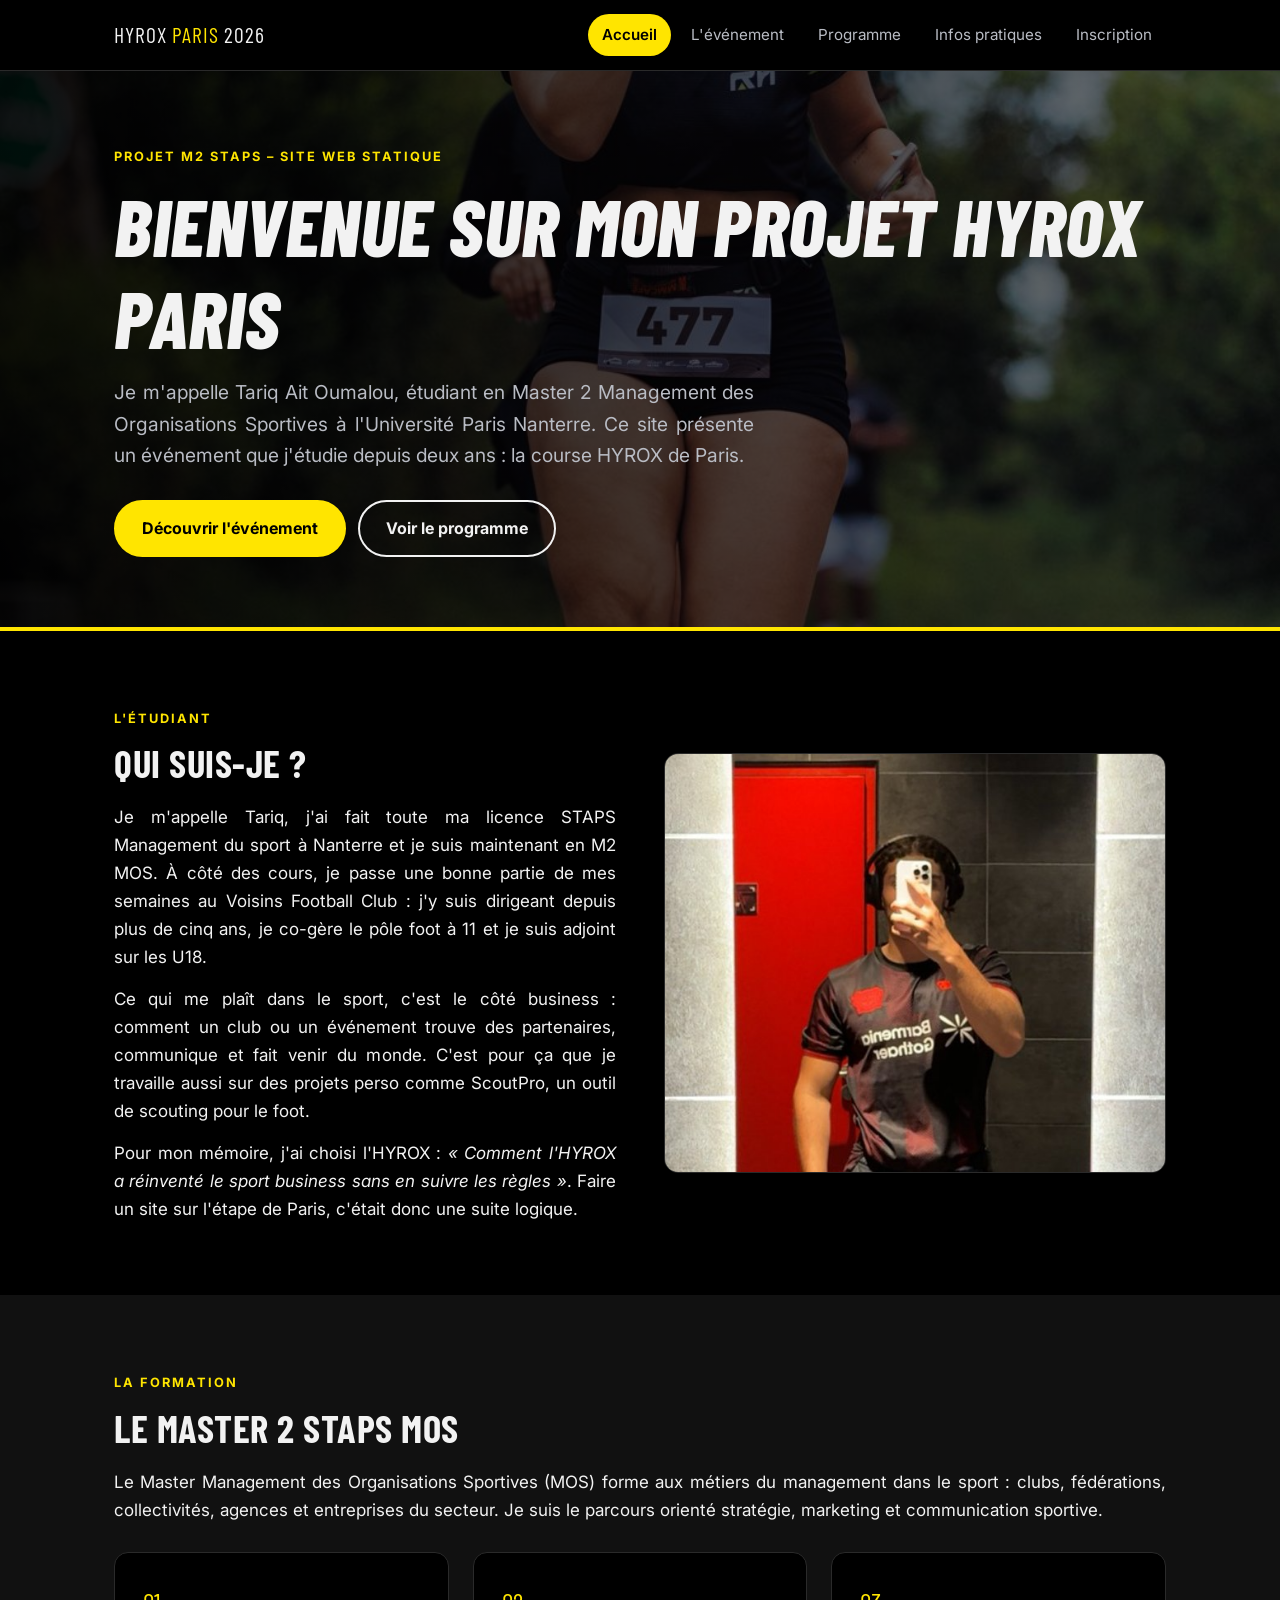
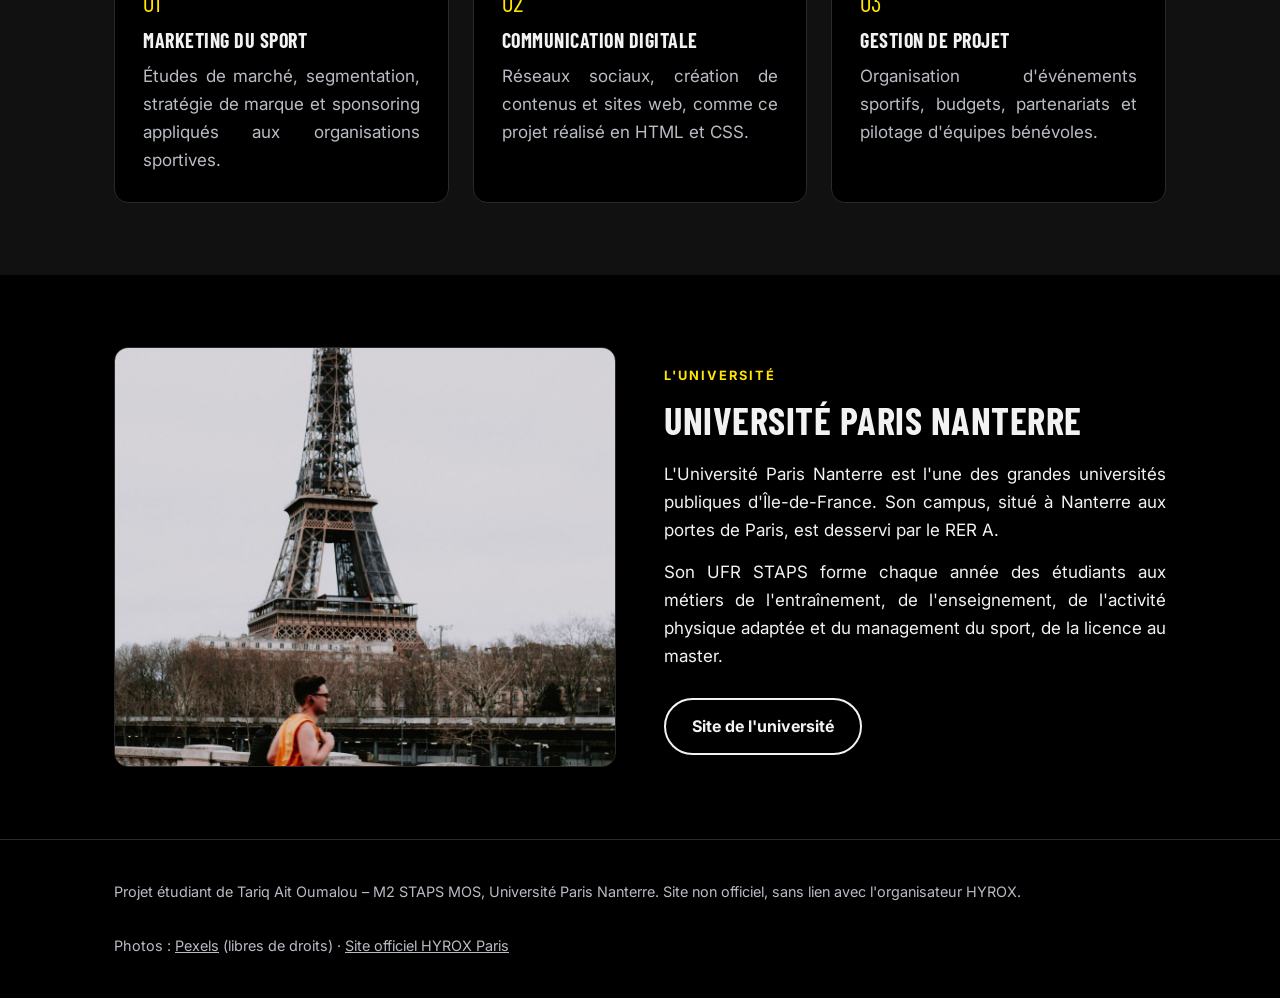
<file: index.html>
<!DOCTYPE html>
<html lang="fr">
<head>
  <meta charset="UTF-8">
  <meta name="viewport" content="width=device-width, initial-scale=1">
  <title>Accueil | HYROX Paris 2026 – Projet Tariq Ait Oumalou</title>
  <meta name="description" content="Projet étudiant de Tariq Ait Oumalou, M2 STAPS MOS à l'Université Paris Nanterre : présentation de l'étudiant, de la formation et de l'université.">
  <link rel="preconnect" href="https://fonts.googleapis.com">
  <link rel="preconnect" href="https://fonts.gstatic.com" crossorigin>
  <link href="https://fonts.googleapis.com/css2?family=Inter:wght@400;600;700&family=Barlow+Condensed:ital,wght@0,700;0,800;1,800&display=swap" rel="stylesheet">
  <link rel="stylesheet" href="style.css">
</head>
<body>
  <header class="entete">
    <div class="conteneur">
      <a class="logo" href="index.html">HYROX <span>Paris</span> 2026</a>
      <nav aria-label="Menu principal">
        <ul class="menu">
        <li><a href="index.html" class="actif" aria-current="page">Accueil</a></li>
        <li><a href="evenement.html">L'événement</a></li>
        <li><a href="programme.html">Programme</a></li>
        <li><a href="infos.html">Infos pratiques</a></li>
        <li><a href="inscription.html">Inscription</a></li>
        </ul>
      </nav>
    </div>
  </header>

  <main>
    <section class="bandeau bandeau-accueil">
      <div class="conteneur">
        <span class="etiquette">Projet M2 STAPS – Site web statique</span>
        <h1>Bienvenue sur mon projet HYROX Paris</h1>
        <p class="sous-titre">Je m'appelle Tariq Ait Oumalou, étudiant en Master 2 Management des Organisations Sportives à l'Université Paris Nanterre. Ce site présente un événement que j'étudie depuis deux ans : la course HYROX de Paris.</p>
        <div class="boutons">
          <a class="bouton" href="evenement.html">Découvrir l'événement</a>
          <a class="bouton bouton-contour" href="programme.html">Voir le programme</a>
        </div>
      </div>
    </section>

    <section class="section">
      <div class="conteneur deux-colonnes">
        <div>
          <span class="etiquette">L'étudiant</span>
          <h2>Qui suis-je ?</h2>
          <p>Je m'appelle Tariq, j'ai fait toute ma licence STAPS Management du sport à Nanterre et je suis maintenant en M2 MOS. À côté des cours, je passe une bonne partie de mes semaines au Voisins Football Club : j'y suis dirigeant depuis plus de cinq ans, je co-gère le pôle foot à 11 et je suis adjoint sur les U18.</p>
          <p>Ce qui me plaît dans le sport, c'est le côté business : comment un club ou un événement trouve des partenaires, communique et fait venir du monde. C'est pour ça que je travaille aussi sur des projets perso comme ScoutPro, un outil de scouting pour le foot.</p>
          <p>Pour mon mémoire, j'ai choisi l'HYROX : <em>« Comment l'HYROX a réinventé le sport business sans en suivre les règles »</em>. Faire un site sur l'étape de Paris, c'était donc une suite logique.</p>
        </div>
        <img class="photo" src="images/moi.jpg" alt="Photo de Tariq Ait Oumalou">
      </div>
    </section>

    <section class="section section-claire">
      <div class="conteneur">
        <span class="etiquette">La formation</span>
        <h2>Le Master 2 STAPS MOS</h2>
        <p>Le Master Management des Organisations Sportives (MOS) forme aux métiers du management dans le sport : clubs, fédérations, collectivités, agences et entreprises du secteur. Je suis le parcours orienté stratégie, marketing et communication sportive.</p>
        <div class="grille">
          <div class="carte">
            <span class="numero">01</span>
            <h3>Marketing du sport</h3>
            <p>Études de marché, segmentation, stratégie de marque et sponsoring appliqués aux organisations sportives.</p>
          </div>
          <div class="carte">
            <span class="numero">02</span>
            <h3>Communication digitale</h3>
            <p>Réseaux sociaux, création de contenus et sites web, comme ce projet réalisé en HTML et CSS.</p>
          </div>
          <div class="carte">
            <span class="numero">03</span>
            <h3>Gestion de projet</h3>
            <p>Organisation d'événements sportifs, budgets, partenariats et pilotage d'équipes bénévoles.</p>
          </div>
        </div>
      </div>
    </section>

    <section class="section">
      <div class="conteneur deux-colonnes">
        <img class="photo" src="images/paris.jpg" alt="Vue sur la tour Eiffel à Paris">
        <div>
          <span class="etiquette">L'université</span>
          <h2>Université Paris Nanterre</h2>
          <p>L'Université Paris Nanterre est l'une des grandes universités publiques d'Île-de-France. Son campus, situé à Nanterre aux portes de Paris, est desservi par le RER A.</p>
          <p>Son UFR STAPS forme chaque année des étudiants aux métiers de l'entraînement, de l'enseignement, de l'activité physique adaptée et du management du sport, de la licence au master.</p>
          <div class="boutons">
            <a class="bouton bouton-contour" href="https://www.parisnanterre.fr" target="_blank" rel="noopener">Site de l'université</a>
          </div>
        </div>
      </div>
    </section>

  </main>

  <footer class="pied">
    <div class="conteneur">
      <p>Projet étudiant de Tariq Ait Oumalou – M2 STAPS MOS, Université Paris Nanterre. Site non officiel, sans lien avec l'organisateur HYROX.</p>
      <p>Photos : <a href="https://www.pexels.com/fr-fr/" target="_blank" rel="noopener">Pexels</a> (libres de droits) · <a href="https://france.hyrox.com/event/hyrox-paris-season-26-27-hfkuj6" target="_blank" rel="noopener">Site officiel HYROX Paris</a></p>
    </div>
  </footer>
</body>
</html>
</file>
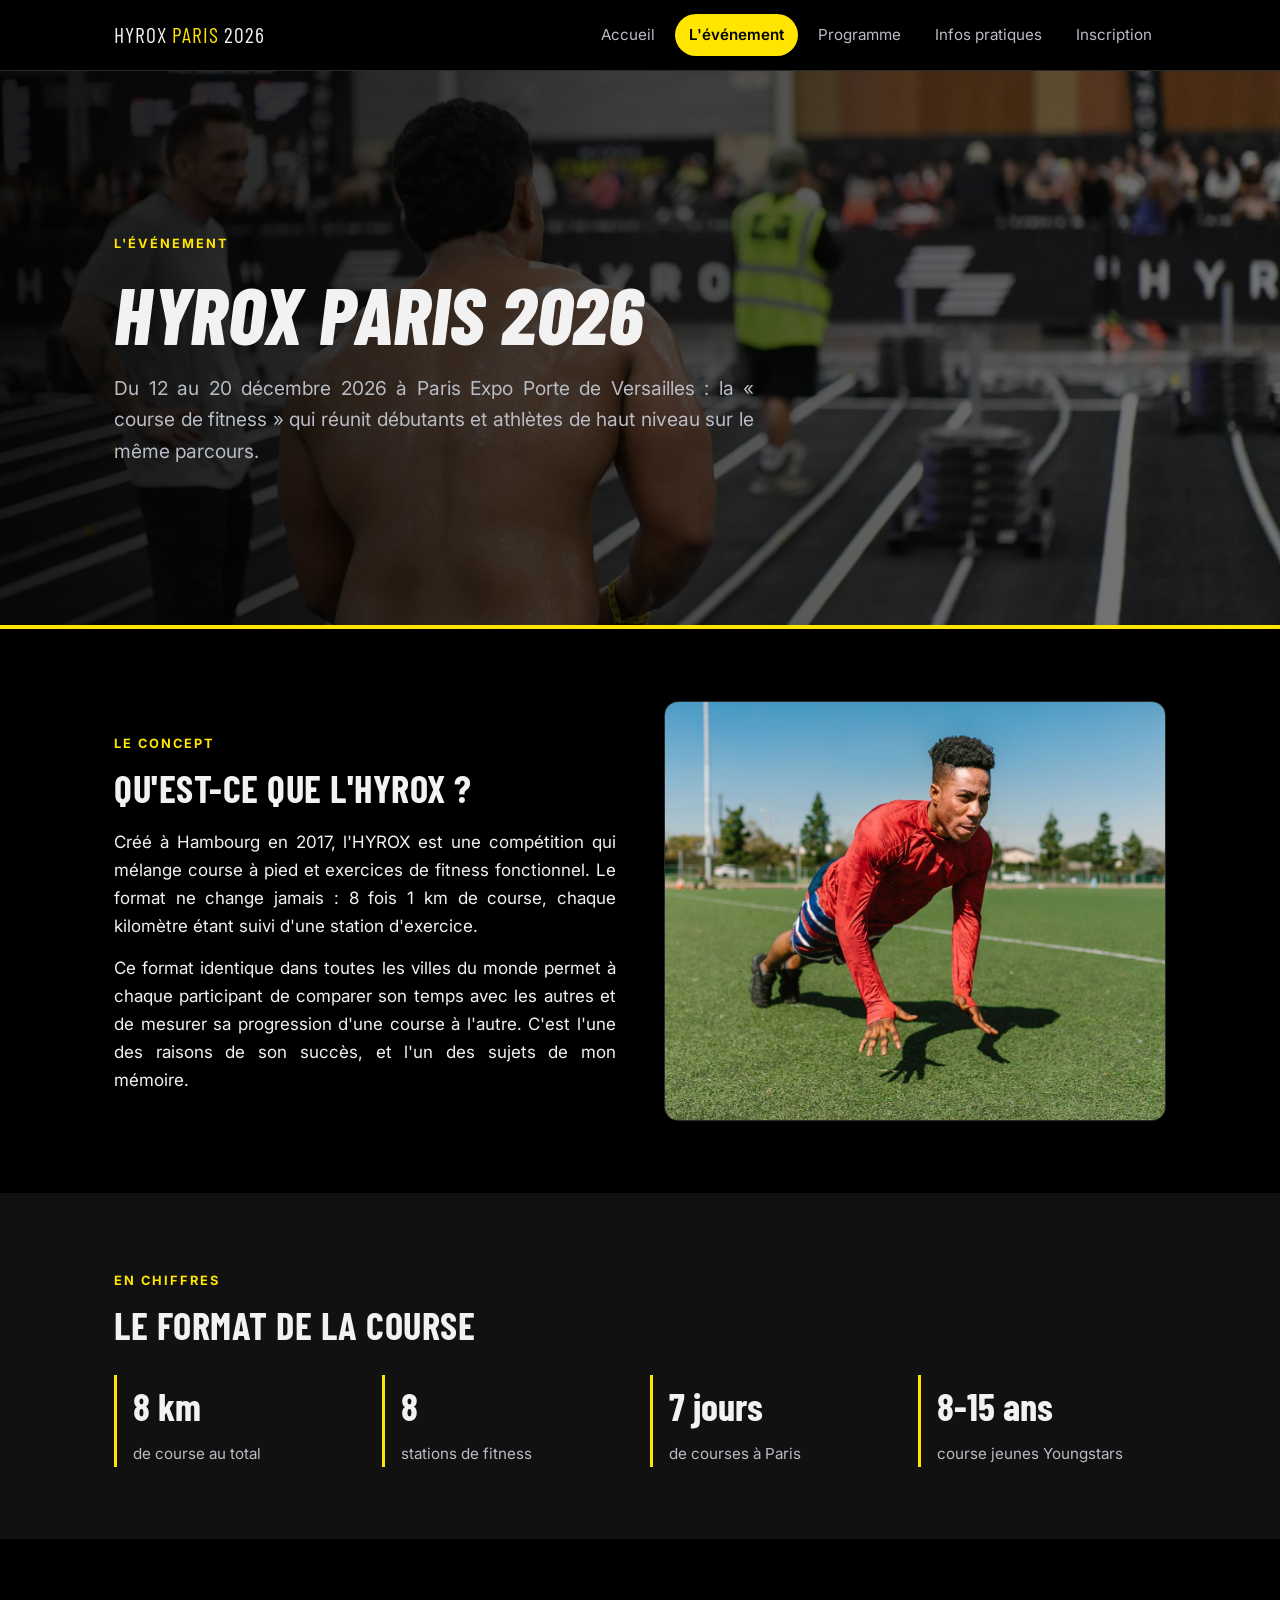
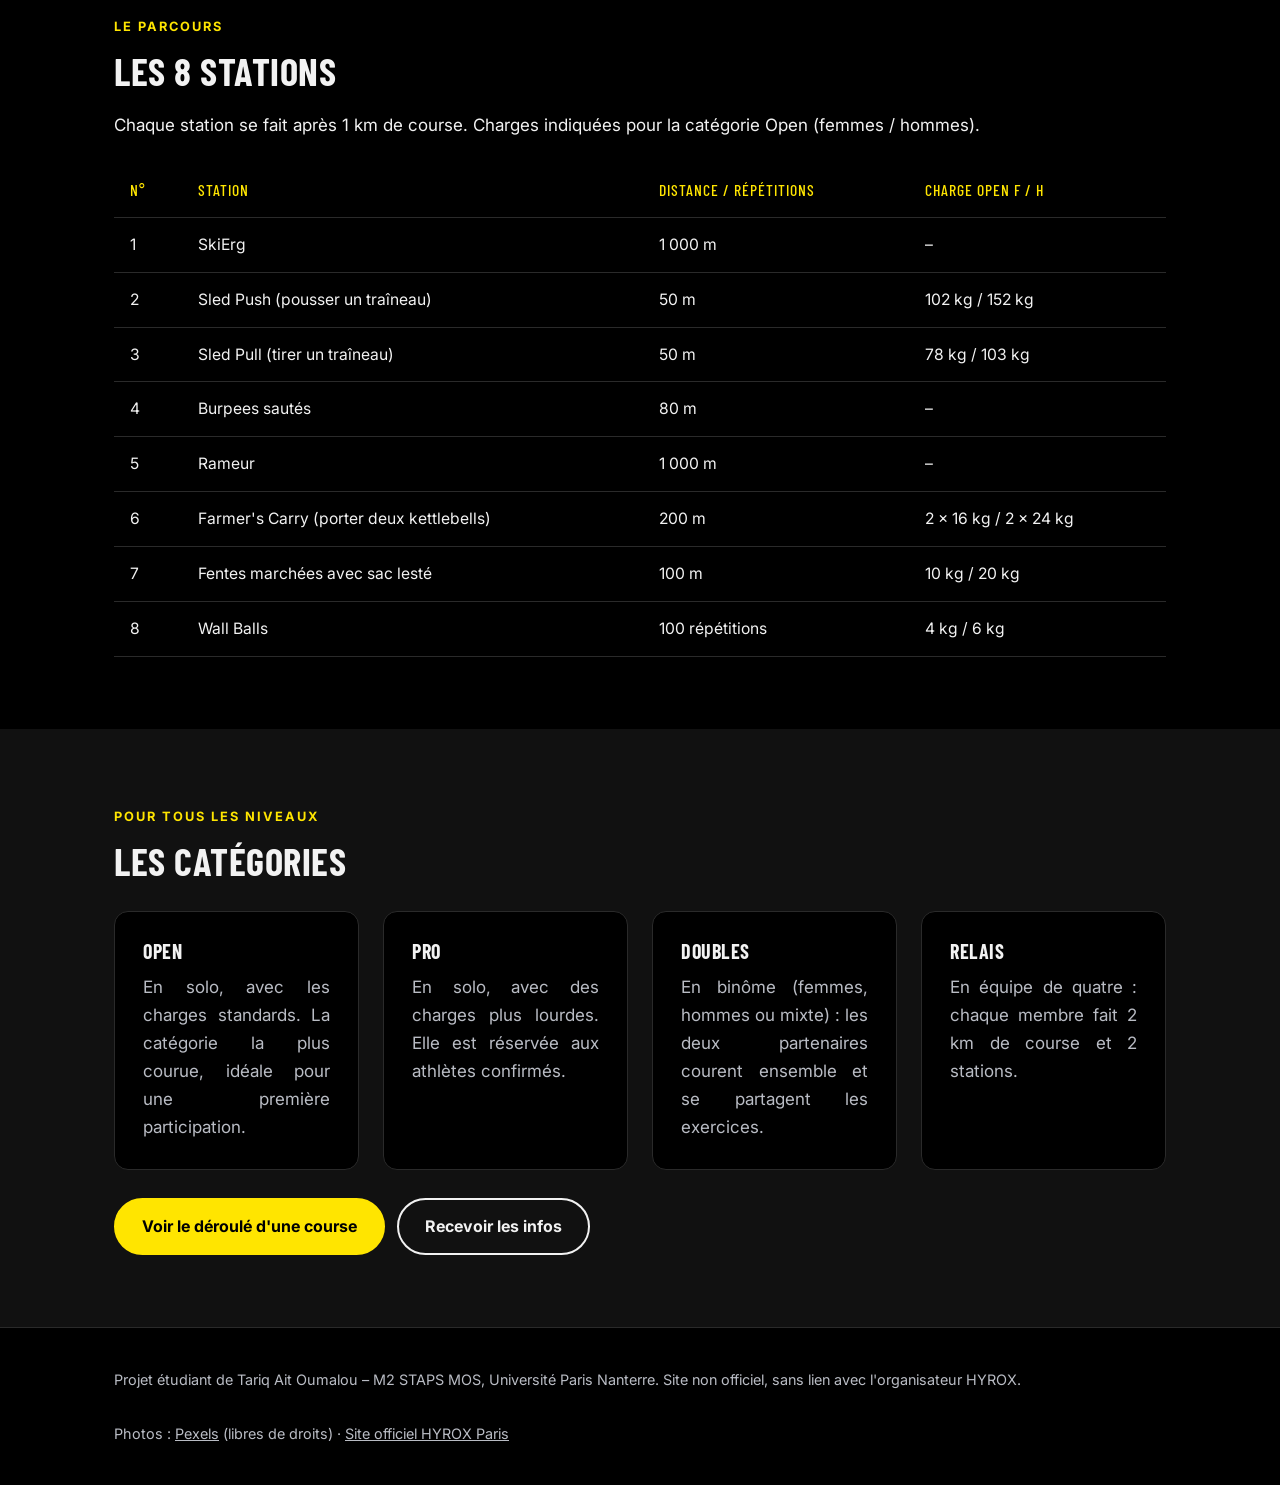
<file: evenement.html>
<!DOCTYPE html>
<html lang="fr">
<head>
  <meta charset="UTF-8">
  <meta name="viewport" content="width=device-width, initial-scale=1">
  <title>L'événement | HYROX Paris 2026 – Projet Tariq Ait Oumalou</title>
  <meta name="description" content="Présentation de l'HYROX Paris 2026 : concept, format de 8 km de course et 8 stations, catégories.">
  <link rel="preconnect" href="https://fonts.googleapis.com">
  <link rel="preconnect" href="https://fonts.gstatic.com" crossorigin>
  <link href="https://fonts.googleapis.com/css2?family=Inter:wght@400;600;700&family=Barlow+Condensed:ital,wght@0,700;0,800;1,800&display=swap" rel="stylesheet">
  <link rel="stylesheet" href="style.css">
</head>
<body>
  <header class="entete">
    <div class="conteneur">
      <a class="logo" href="index.html">HYROX <span>Paris</span> 2026</a>
      <nav aria-label="Menu principal">
        <ul class="menu">
        <li><a href="index.html">Accueil</a></li>
        <li><a href="evenement.html" class="actif" aria-current="page">L'événement</a></li>
        <li><a href="programme.html">Programme</a></li>
        <li><a href="infos.html">Infos pratiques</a></li>
        <li><a href="inscription.html">Inscription</a></li>
        </ul>
      </nav>
    </div>
  </header>

  <main>
    <section class="bandeau bandeau-evenement">
      <div class="conteneur">
        <span class="etiquette">L'événement</span>
        <h1>HYROX Paris 2026</h1>
        <p class="sous-titre">Du 12 au 20 décembre 2026 à Paris Expo Porte de Versailles : la « course de fitness » qui réunit débutants et athlètes de haut niveau sur le même parcours.</p>
      </div>
    </section>

    <section class="section">
      <div class="conteneur deux-colonnes">
        <div>
          <span class="etiquette">Le concept</span>
          <h2>Qu'est-ce que l'HYROX ?</h2>
          <p>Créé à Hambourg en 2017, l'HYROX est une compétition qui mélange course à pied et exercices de fitness fonctionnel. Le format ne change jamais : 8 fois 1 km de course, chaque kilomètre étant suivi d'une station d'exercice.</p>
          <p>Ce format identique dans toutes les villes du monde permet à chaque participant de comparer son temps avec les autres et de mesurer sa progression d'une course à l'autre. C'est l'une des raisons de son succès, et l'un des sujets de mon mémoire.</p>
        </div>
        <img class="photo" src="images/burpee.jpg" alt="Athlète enchaînant des burpees, une des huit stations de l'HYROX">
      </div>
    </section>

    <section class="section section-claire">
      <div class="conteneur">
        <span class="etiquette">En chiffres</span>
        <h2>Le format de la course</h2>
        <div class="chiffres">
          <div class="chiffre"><strong>8 km</strong><span>de course au total</span></div>
          <div class="chiffre"><strong>8</strong><span>stations de fitness</span></div>
          <div class="chiffre"><strong>7 jours</strong><span>de courses à Paris</span></div>
          <div class="chiffre"><strong>8-15 ans</strong><span>course jeunes Youngstars</span></div>
        </div>
      </div>
    </section>

    <section class="section">
      <div class="conteneur">
        <span class="etiquette">Le parcours</span>
        <h2>Les 8 stations</h2>
        <p>Chaque station se fait après 1 km de course. Charges indiquées pour la catégorie Open (femmes / hommes).</p>
        <div class="tableau-scroll">
          <table class="tableau">
            <thead>
              <tr><th>N°</th><th>Station</th><th>Distance / répétitions</th><th>Charge Open F / H</th></tr>
            </thead>
            <tbody>
              <tr><td>1</td><td>SkiErg</td><td>1 000 m</td><td>–</td></tr>
              <tr><td>2</td><td>Sled Push (pousser un traîneau)</td><td>50 m</td><td>102 kg / 152 kg</td></tr>
              <tr><td>3</td><td>Sled Pull (tirer un traîneau)</td><td>50 m</td><td>78 kg / 103 kg</td></tr>
              <tr><td>4</td><td>Burpees sautés</td><td>80 m</td><td>–</td></tr>
              <tr><td>5</td><td>Rameur</td><td>1 000 m</td><td>–</td></tr>
              <tr><td>6</td><td>Farmer's Carry (porter deux kettlebells)</td><td>200 m</td><td>2 × 16 kg / 2 × 24 kg</td></tr>
              <tr><td>7</td><td>Fentes marchées avec sac lesté</td><td>100 m</td><td>10 kg / 20 kg</td></tr>
              <tr><td>8</td><td>Wall Balls</td><td>100 répétitions</td><td>4 kg / 6 kg</td></tr>
            </tbody>
          </table>
        </div>
      </div>
    </section>

    <section class="section section-claire">
      <div class="conteneur">
        <span class="etiquette">Pour tous les niveaux</span>
        <h2>Les catégories</h2>
        <div class="grille grille-4">
          <div class="carte"><h3>Open</h3><p>En solo, avec les charges standards. La catégorie la plus courue, idéale pour une première participation.</p></div>
          <div class="carte"><h3>Pro</h3><p>En solo, avec des charges plus lourdes. Elle est réservée aux athlètes confirmés.</p></div>
          <div class="carte"><h3>Doubles</h3><p>En binôme (femmes, hommes ou mixte) : les deux partenaires courent ensemble et se partagent les exercices.</p></div>
          <div class="carte"><h3>Relais</h3><p>En équipe de quatre : chaque membre fait 2 km de course et 2 stations.</p></div>
        </div>
        <div class="boutons">
          <a class="bouton" href="programme.html">Voir le déroulé d'une course</a>
          <a class="bouton bouton-contour" href="inscription.html">Recevoir les infos</a>
        </div>
      </div>
    </section>

  </main>

  <footer class="pied">
    <div class="conteneur">
      <p>Projet étudiant de Tariq Ait Oumalou – M2 STAPS MOS, Université Paris Nanterre. Site non officiel, sans lien avec l'organisateur HYROX.</p>
      <p>Photos : <a href="https://www.pexels.com/fr-fr/" target="_blank" rel="noopener">Pexels</a> (libres de droits) · <a href="https://france.hyrox.com/event/hyrox-paris-season-26-27-hfkuj6" target="_blank" rel="noopener">Site officiel HYROX Paris</a></p>
    </div>
  </footer>
</body>
</html>
</file>
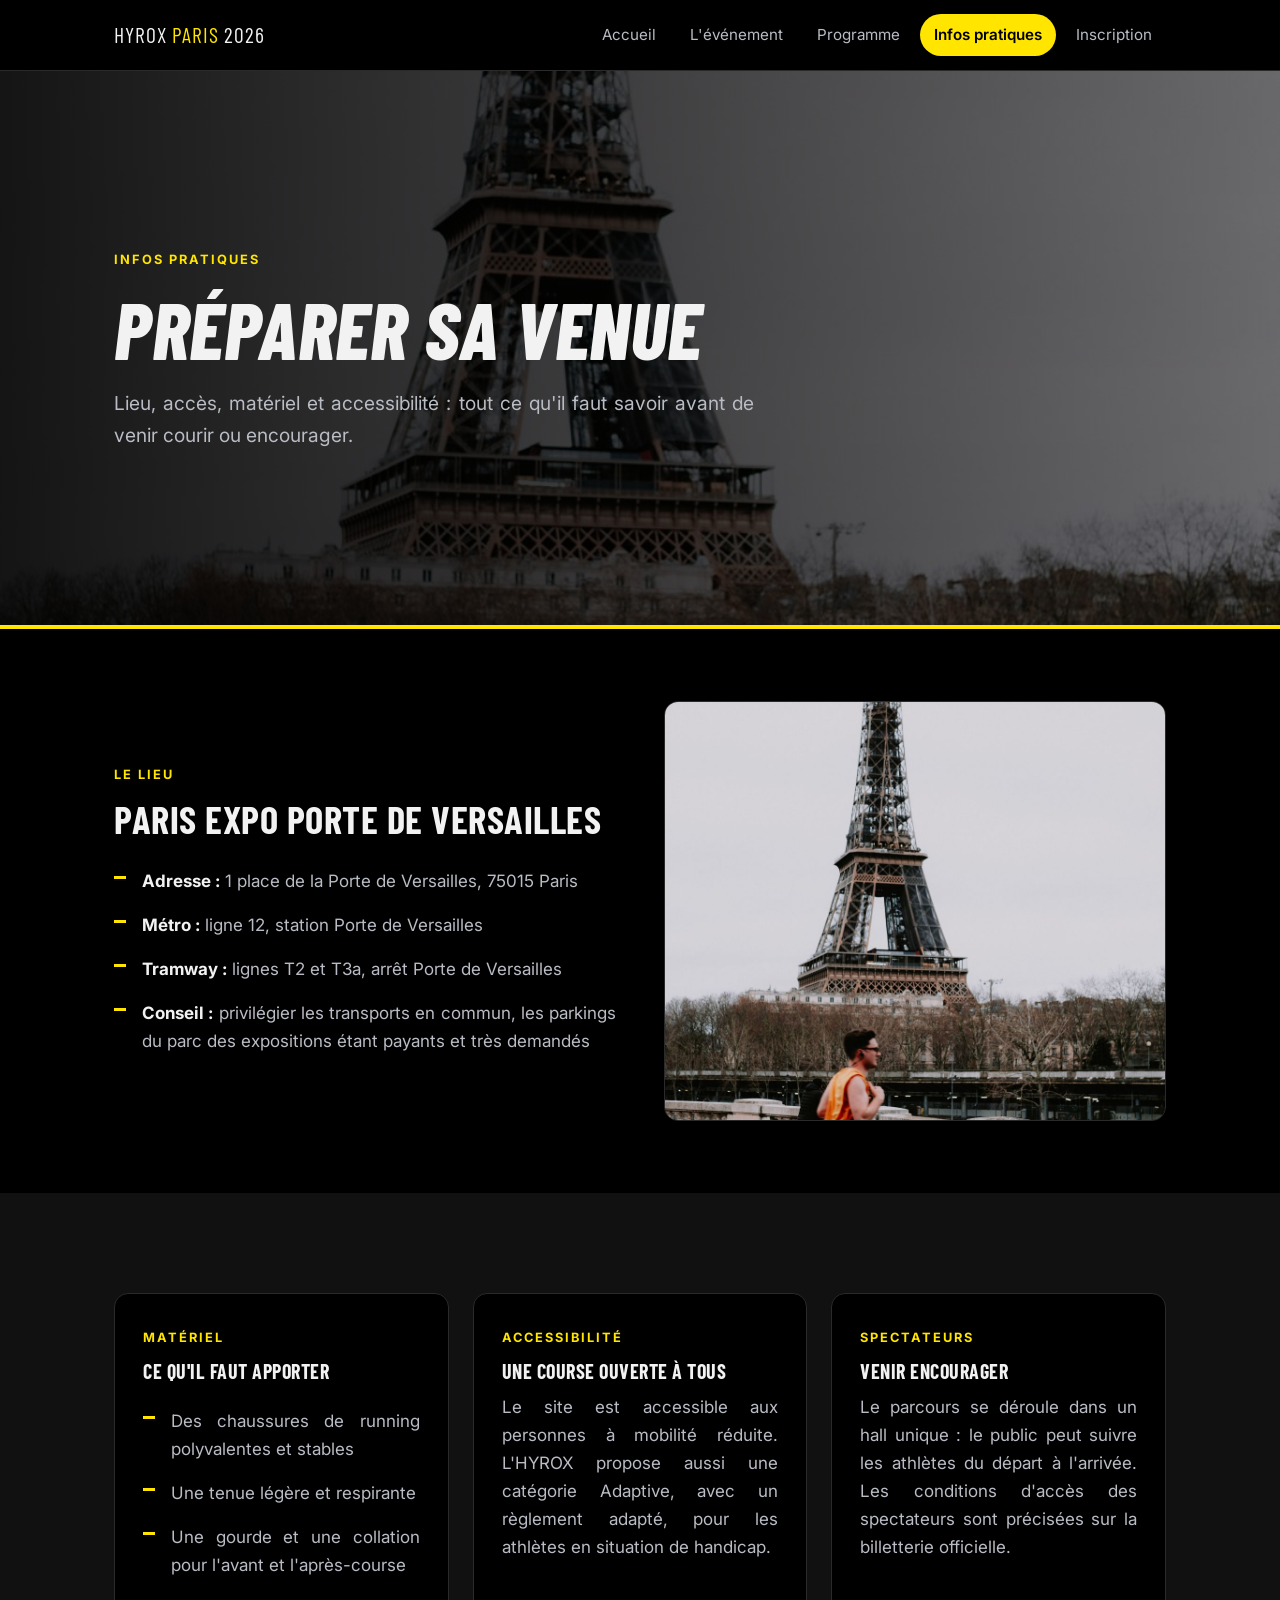
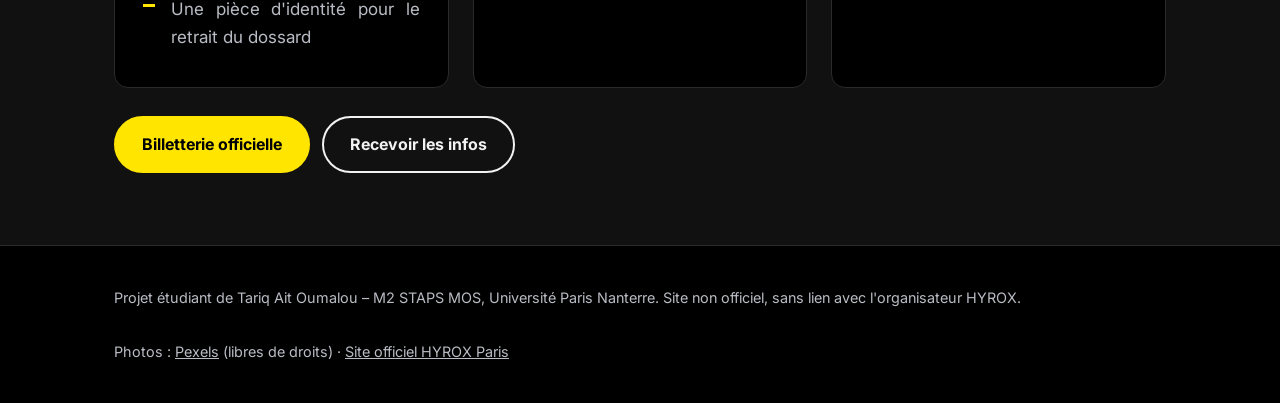
<file: infos.html>
<!DOCTYPE html>
<html lang="fr">
<head>
  <meta charset="UTF-8">
  <meta name="viewport" content="width=device-width, initial-scale=1">
  <title>Infos pratiques | HYROX Paris 2026 – Projet Tariq Ait Oumalou</title>
  <meta name="description" content="Infos pratiques HYROX Paris 2026 : lieu, accès, matériel, accessibilité et spectateurs.">
  <link rel="preconnect" href="https://fonts.googleapis.com">
  <link rel="preconnect" href="https://fonts.gstatic.com" crossorigin>
  <link href="https://fonts.googleapis.com/css2?family=Inter:wght@400;600;700&family=Barlow+Condensed:ital,wght@0,700;0,800;1,800&display=swap" rel="stylesheet">
  <link rel="stylesheet" href="style.css">
</head>
<body>
  <header class="entete">
    <div class="conteneur">
      <a class="logo" href="index.html">HYROX <span>Paris</span> 2026</a>
      <nav aria-label="Menu principal">
        <ul class="menu">
        <li><a href="index.html">Accueil</a></li>
        <li><a href="evenement.html">L'événement</a></li>
        <li><a href="programme.html">Programme</a></li>
        <li><a href="infos.html" class="actif" aria-current="page">Infos pratiques</a></li>
        <li><a href="inscription.html">Inscription</a></li>
        </ul>
      </nav>
    </div>
  </header>

  <main>
    <section class="bandeau bandeau-infos">
      <div class="conteneur">
        <span class="etiquette">Infos pratiques</span>
        <h1>Préparer sa venue</h1>
        <p class="sous-titre">Lieu, accès, matériel et accessibilité : tout ce qu'il faut savoir avant de venir courir ou encourager.</p>
      </div>
    </section>

    <section class="section">
      <div class="conteneur deux-colonnes">
        <div>
          <span class="etiquette">Le lieu</span>
          <h2>Paris Expo Porte de Versailles</h2>
          <ul class="liste">
            <li><strong>Adresse :</strong> 1 place de la Porte de Versailles, 75015 Paris</li>
            <li><strong>Métro :</strong> ligne 12, station Porte de Versailles</li>
            <li><strong>Tramway :</strong> lignes T2 et T3a, arrêt Porte de Versailles</li>
            <li><strong>Conseil :</strong> privilégier les transports en commun, les parkings du parc des expositions étant payants et très demandés</li>
          </ul>
        </div>
        <img class="photo" src="images/paris.jpg" alt="La tour Eiffel, à quelques stations de Paris Expo Porte de Versailles">
      </div>
    </section>

    <section class="section section-claire">
      <div class="conteneur">
        <div class="grille">
          <div class="carte">
            <span class="etiquette">Matériel</span>
            <h3>Ce qu'il faut apporter</h3>
            <ul class="liste">
              <li>Des chaussures de running polyvalentes et stables</li>
              <li>Une tenue légère et respirante</li>
              <li>Une gourde et une collation pour l'avant et l'après-course</li>
              <li>Une pièce d'identité pour le retrait du dossard</li>
            </ul>
          </div>
          <div class="carte">
            <span class="etiquette">Accessibilité</span>
            <h3>Une course ouverte à tous</h3>
            <p>Le site est accessible aux personnes à mobilité réduite. L'HYROX propose aussi une catégorie Adaptive, avec un règlement adapté, pour les athlètes en situation de handicap.</p>
          </div>
          <div class="carte">
            <span class="etiquette">Spectateurs</span>
            <h3>Venir encourager</h3>
            <p>Le parcours se déroule dans un hall unique : le public peut suivre les athlètes du départ à l'arrivée. Les conditions d'accès des spectateurs sont précisées sur la billetterie officielle.</p>
          </div>
        </div>
        <div class="boutons">
          <a class="bouton" href="https://france.hyrox.com/event/hyrox-paris-season-26-27-hfkuj6" target="_blank" rel="noopener">Billetterie officielle</a>
          <a class="bouton bouton-contour" href="inscription.html">Recevoir les infos</a>
        </div>
      </div>
    </section>

  </main>

  <footer class="pied">
    <div class="conteneur">
      <p>Projet étudiant de Tariq Ait Oumalou – M2 STAPS MOS, Université Paris Nanterre. Site non officiel, sans lien avec l'organisateur HYROX.</p>
      <p>Photos : <a href="https://www.pexels.com/fr-fr/" target="_blank" rel="noopener">Pexels</a> (libres de droits) · <a href="https://france.hyrox.com/event/hyrox-paris-season-26-27-hfkuj6" target="_blank" rel="noopener">Site officiel HYROX Paris</a></p>
    </div>
  </footer>
</body>
</html>
</file>
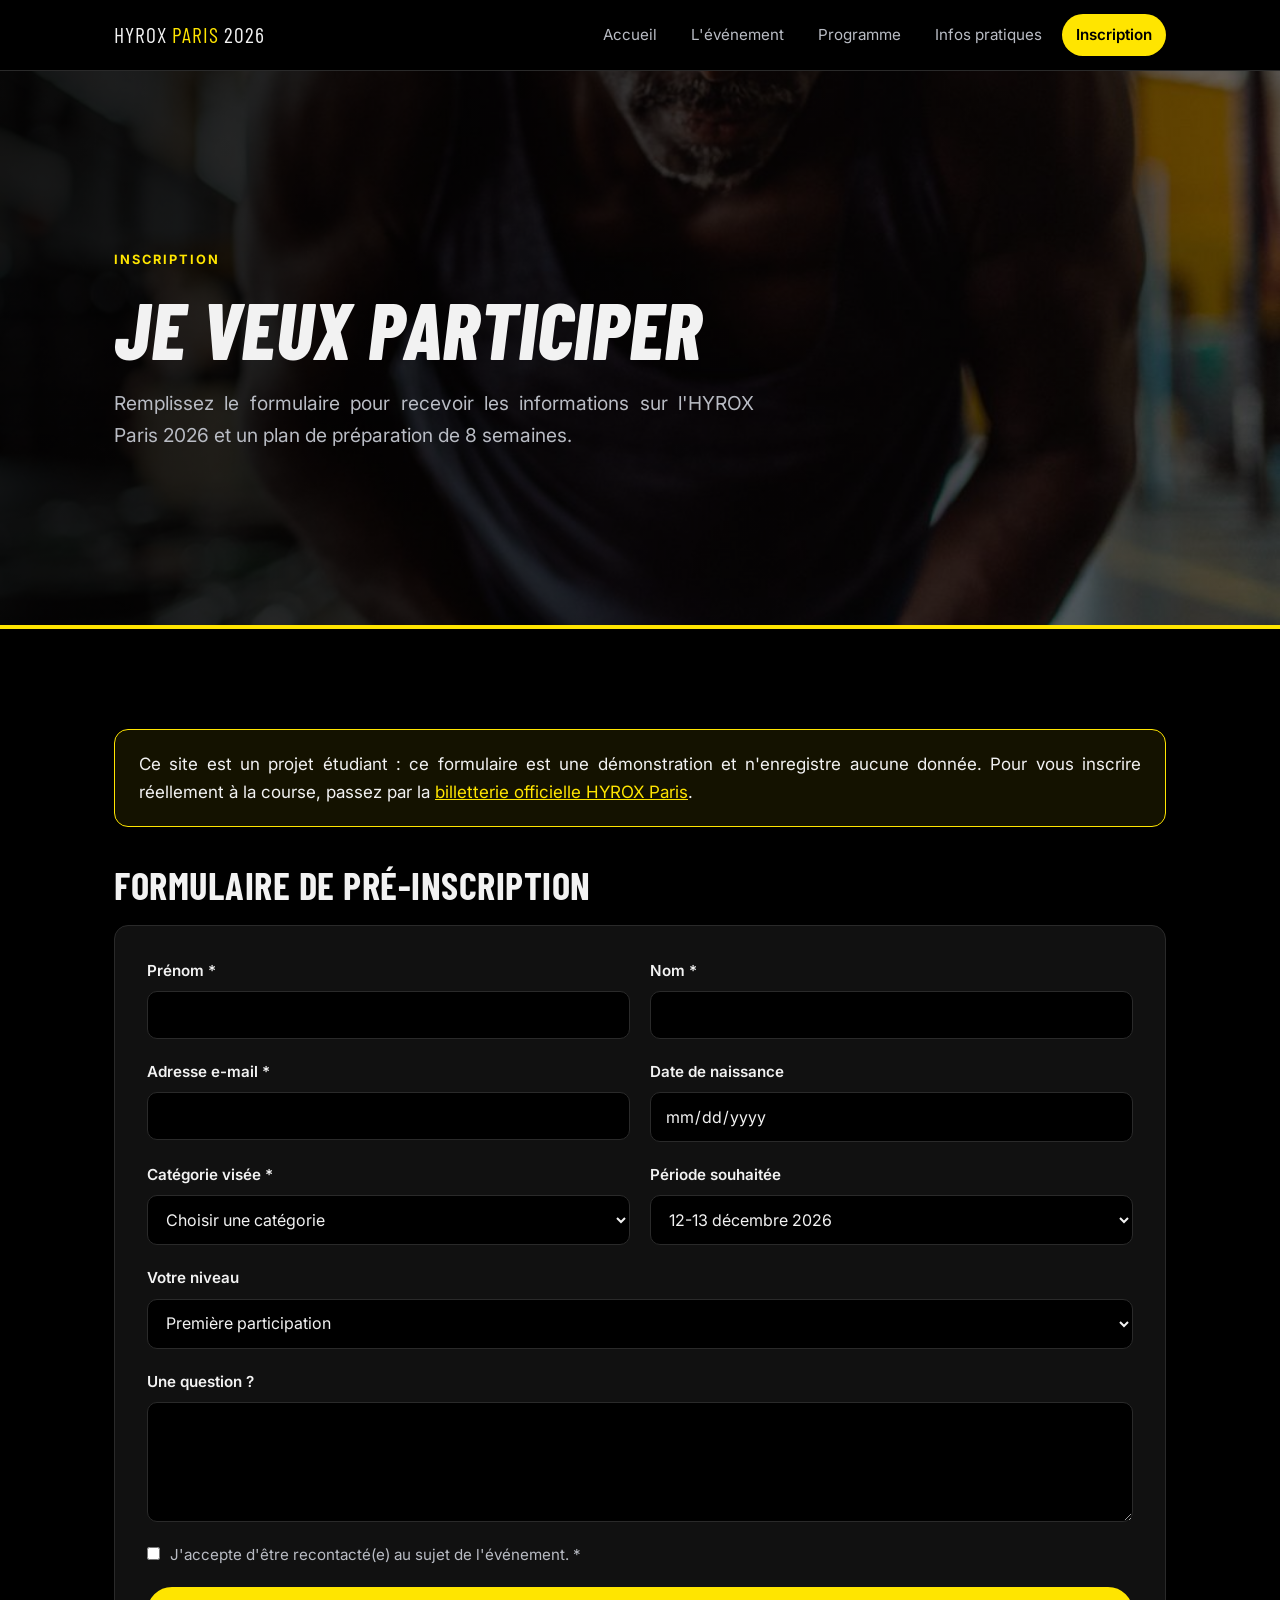
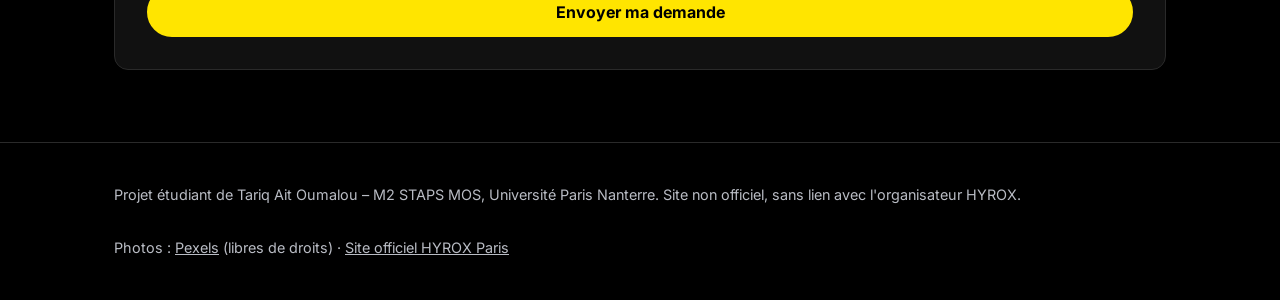
<file: inscription.html>
<!DOCTYPE html>
<html lang="fr">
<head>
  <meta charset="UTF-8">
  <meta name="viewport" content="width=device-width, initial-scale=1">
  <title>Inscription | HYROX Paris 2026 – Projet Tariq Ait Oumalou</title>
  <meta name="description" content="Formulaire de pré-inscription pour recevoir les informations sur l'HYROX Paris 2026.">
  <link rel="preconnect" href="https://fonts.googleapis.com">
  <link rel="preconnect" href="https://fonts.gstatic.com" crossorigin>
  <link href="https://fonts.googleapis.com/css2?family=Inter:wght@400;600;700&family=Barlow+Condensed:ital,wght@0,700;0,800;1,800&display=swap" rel="stylesheet">
  <link rel="stylesheet" href="style.css">
</head>
<body>
  <header class="entete">
    <div class="conteneur">
      <a class="logo" href="index.html">HYROX <span>Paris</span> 2026</a>
      <nav aria-label="Menu principal">
        <ul class="menu">
        <li><a href="index.html">Accueil</a></li>
        <li><a href="evenement.html">L'événement</a></li>
        <li><a href="programme.html">Programme</a></li>
        <li><a href="infos.html">Infos pratiques</a></li>
        <li><a href="inscription.html" class="actif" aria-current="page">Inscription</a></li>
        </ul>
      </nav>
    </div>
  </header>

  <main>
    <section class="bandeau bandeau-inscription">
      <div class="conteneur">
        <span class="etiquette">Inscription</span>
        <h1>Je veux participer</h1>
        <p class="sous-titre">Remplissez le formulaire pour recevoir les informations sur l'HYROX Paris 2026 et un plan de préparation de 8 semaines.</p>
      </div>
    </section>

    <section class="section">
      <div class="conteneur">
        <div class="encadre">Ce site est un projet étudiant : ce formulaire est une démonstration et n'enregistre aucune donnée. Pour vous inscrire réellement à la course, passez par la <a href="https://france.hyrox.com/event/hyrox-paris-season-26-27-hfkuj6" target="_blank" rel="noopener">billetterie officielle HYROX Paris</a>.</div>
        <h2 class="titre-formulaire">Formulaire de pré-inscription</h2>
        <form class="formulaire" action="#" method="get">
          <div class="champ">
            <label for="prenom">Prénom *</label>
            <input type="text" id="prenom" name="prenom" required>
          </div>
          <div class="champ">
            <label for="nom">Nom *</label>
            <input type="text" id="nom" name="nom" required>
          </div>
          <div class="champ">
            <label for="email">Adresse e-mail *</label>
            <input type="email" id="email" name="email" required>
          </div>
          <div class="champ">
            <label for="naissance">Date de naissance</label>
            <input type="date" id="naissance" name="naissance">
          </div>
          <div class="champ">
            <label for="categorie">Catégorie visée *</label>
            <select id="categorie" name="categorie" required>
              <option value="">Choisir une catégorie</option>
              <option>Open (solo)</option>
              <option>Pro (solo)</option>
              <option>Doubles</option>
              <option>Relais (4 personnes)</option>
              <option>Je viens en spectateur</option>
            </select>
          </div>
          <div class="champ">
            <label for="periode">Période souhaitée</label>
            <select id="periode" name="periode">
              <option>12-13 décembre 2026</option>
              <option>16-20 décembre 2026</option>
              <option>Peu importe</option>
            </select>
          </div>
          <div class="champ champ-large">
            <label for="niveau">Votre niveau</label>
            <select id="niveau" name="niveau">
              <option>Première participation</option>
              <option>J'ai déjà fait un HYROX</option>
              <option>Athlète confirmé(e)</option>
            </select>
          </div>
          <div class="champ champ-large">
            <label for="message">Une question ?</label>
            <textarea id="message" name="message"></textarea>
          </div>
          <div class="champ champ-large case">
            <input type="checkbox" id="accord" name="accord" required>
            <label for="accord">J'accepte d'être recontacté(e) au sujet de l'événement. *</label>
          </div>
          <div class="champ champ-large">
            <button class="bouton" type="submit">Envoyer ma demande</button>
          </div>
        </form>
      </div>
    </section>

  </main>

  <footer class="pied">
    <div class="conteneur">
      <p>Projet étudiant de Tariq Ait Oumalou – M2 STAPS MOS, Université Paris Nanterre. Site non officiel, sans lien avec l'organisateur HYROX.</p>
      <p>Photos : <a href="https://www.pexels.com/fr-fr/" target="_blank" rel="noopener">Pexels</a> (libres de droits) · <a href="https://france.hyrox.com/event/hyrox-paris-season-26-27-hfkuj6" target="_blank" rel="noopener">Site officiel HYROX Paris</a></p>
    </div>
  </footer>
</body>
</html>
</file>
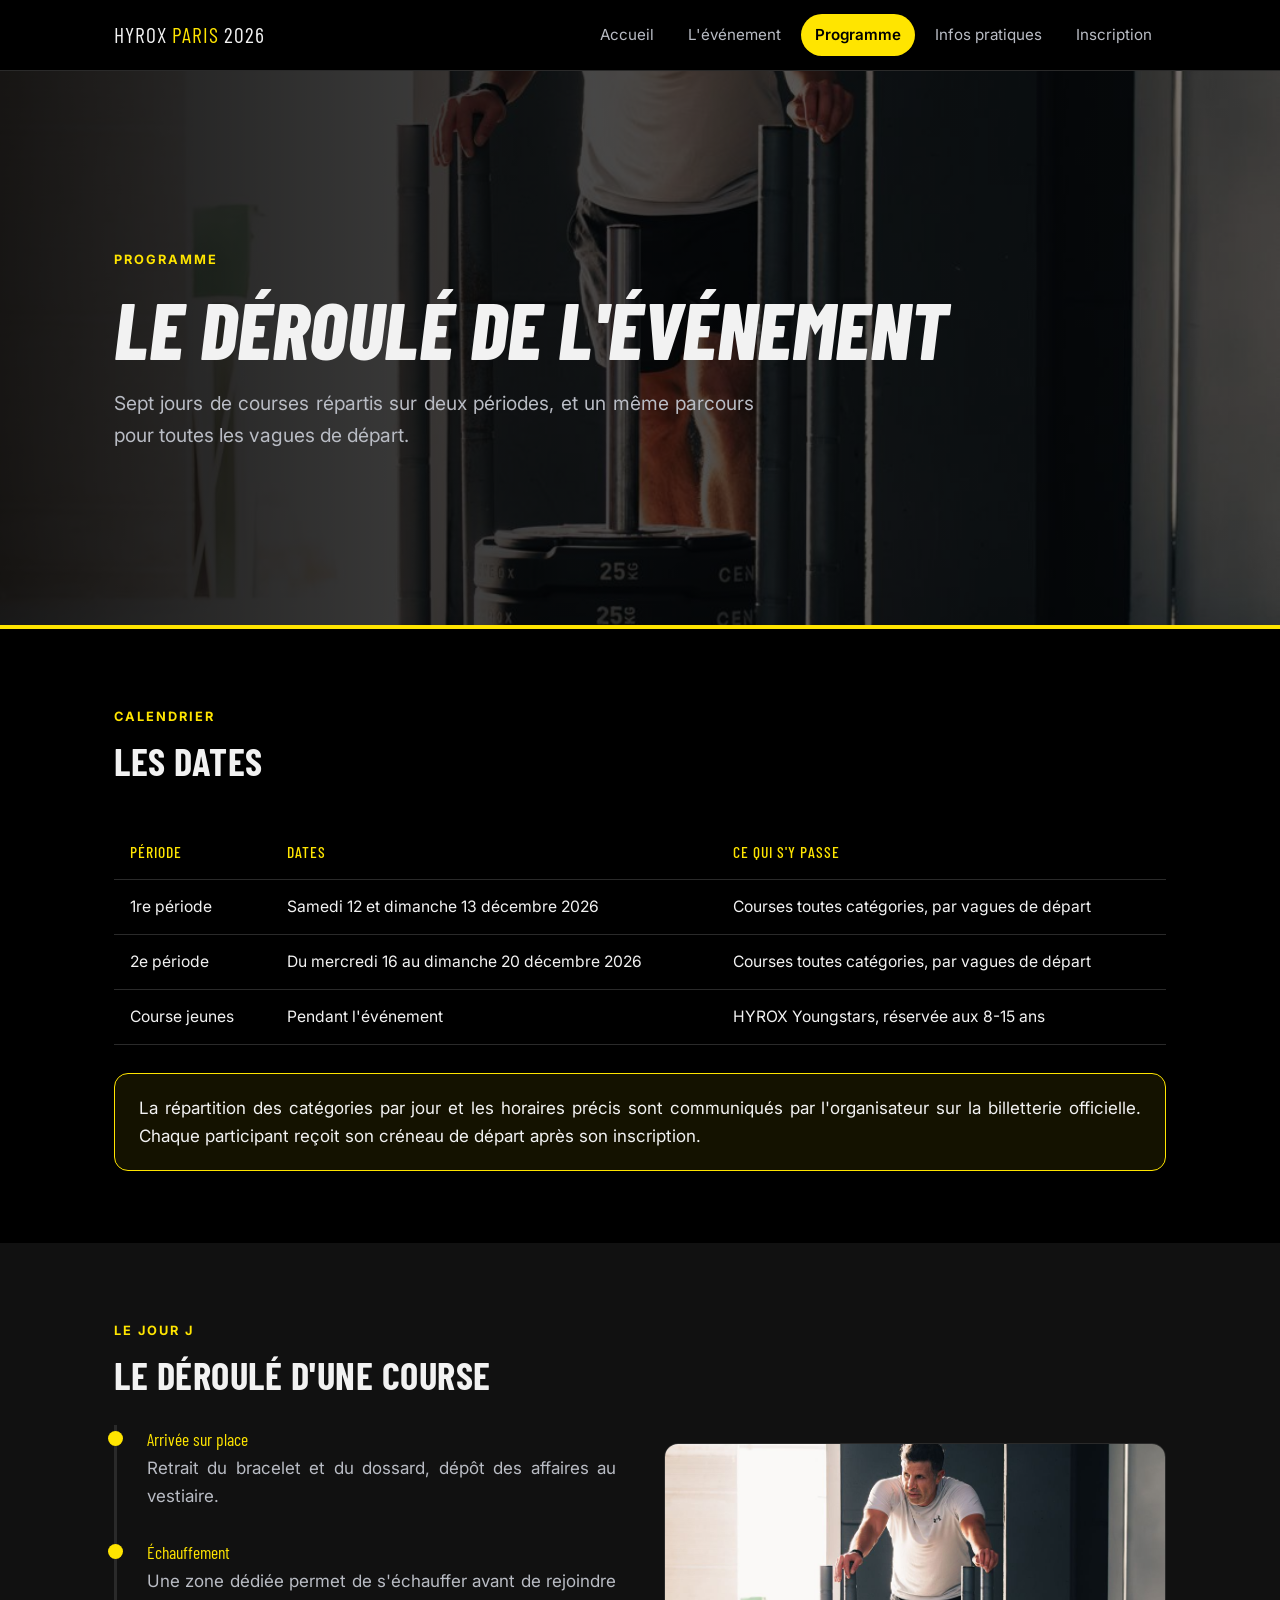
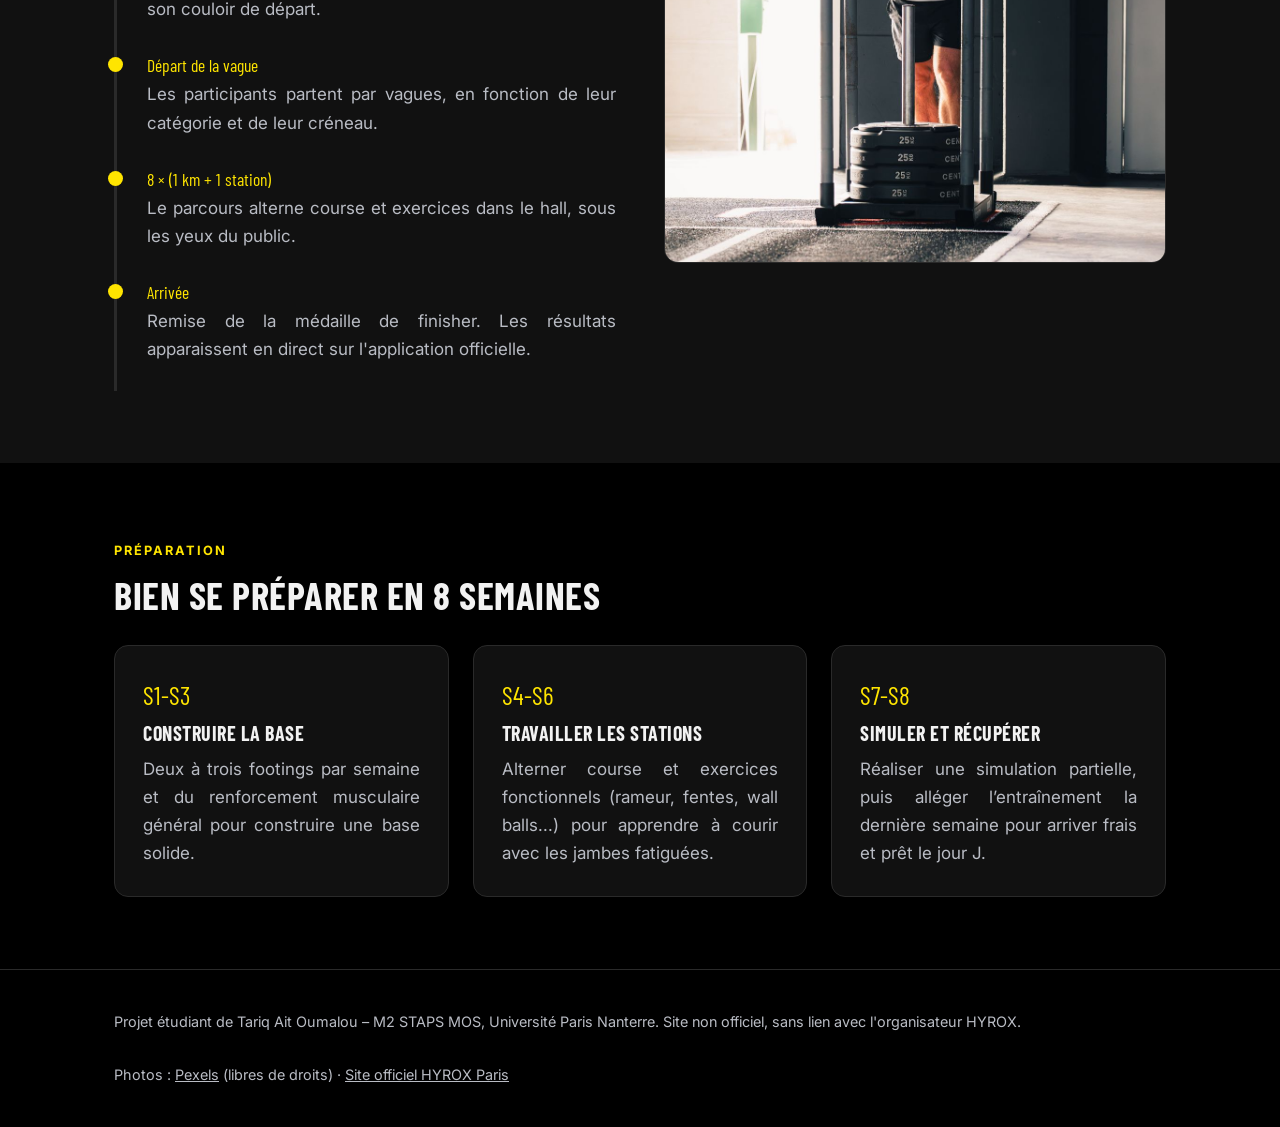
<file: programme.html>
<!DOCTYPE html>
<html lang="fr">
<head>
  <meta charset="UTF-8">
  <meta name="viewport" content="width=device-width, initial-scale=1">
  <title>Programme | HYROX Paris 2026 – Projet Tariq Ait Oumalou</title>
  <meta name="description" content="Programme de l'HYROX Paris 2026 : dates, déroulé d'une course et plan de préparation.">
  <link rel="preconnect" href="https://fonts.googleapis.com">
  <link rel="preconnect" href="https://fonts.gstatic.com" crossorigin>
  <link href="https://fonts.googleapis.com/css2?family=Inter:wght@400;600;700&family=Barlow+Condensed:ital,wght@0,700;0,800;1,800&display=swap" rel="stylesheet">
  <link rel="stylesheet" href="style.css">
</head>
<body>
  <header class="entete">
    <div class="conteneur">
      <a class="logo" href="index.html">HYROX <span>Paris</span> 2026</a>
      <nav aria-label="Menu principal">
        <ul class="menu">
        <li><a href="index.html">Accueil</a></li>
        <li><a href="evenement.html">L'événement</a></li>
        <li><a href="programme.html" class="actif" aria-current="page">Programme</a></li>
        <li><a href="infos.html">Infos pratiques</a></li>
        <li><a href="inscription.html">Inscription</a></li>
        </ul>
      </nav>
    </div>
  </header>

  <main>
    <section class="bandeau bandeau-programme">
      <div class="conteneur">
        <span class="etiquette">Programme</span>
        <h1>Le déroulé de l'événement</h1>
        <p class="sous-titre">Sept jours de courses répartis sur deux périodes, et un même parcours pour toutes les vagues de départ.</p>
      </div>
    </section>

    <section class="section">
      <div class="conteneur">
        <span class="etiquette">Calendrier</span>
        <h2>Les dates</h2>
        <div class="tableau-scroll">
          <table class="tableau">
            <thead><tr><th>Période</th><th>Dates</th><th>Ce qui s'y passe</th></tr></thead>
            <tbody>
              <tr><td>1re période</td><td>Samedi 12 et dimanche 13 décembre 2026</td><td>Courses toutes catégories, par vagues de départ</td></tr>
              <tr><td>2e période</td><td>Du mercredi 16 au dimanche 20 décembre 2026</td><td>Courses toutes catégories, par vagues de départ</td></tr>
              <tr><td>Course jeunes</td><td>Pendant l'événement</td><td>HYROX Youngstars, réservée aux 8-15 ans</td></tr>
            </tbody>
          </table>
        </div>
        <div class="encadre">La répartition des catégories par jour et les horaires précis sont communiqués par l'organisateur sur la billetterie officielle. Chaque participant reçoit son créneau de départ après son inscription.</div>
      </div>
    </section>

    <section class="section section-claire">
      <div class="conteneur deux-colonnes">
        <div>
          <span class="etiquette">Le jour J</span>
          <h2>Le déroulé d'une course</h2>
          <ol class="frise">
            <li><span class="heure">Arrivée sur place</span><p>Retrait du bracelet et du dossard, dépôt des affaires au vestiaire.</p></li>
            <li><span class="heure">Échauffement</span><p>Une zone dédiée permet de s'échauffer avant de rejoindre son couloir de départ.</p></li>
            <li><span class="heure">Départ de la vague</span><p>Les participants partent par vagues, en fonction de leur catégorie et de leur créneau.</p></li>
            <li><span class="heure">8 × (1 km + 1 station)</span><p>Le parcours alterne course et exercices dans le hall, sous les yeux du public.</p></li>
            <li><span class="heure">Arrivée</span><p>Remise de la médaille de finisher. Les résultats apparaissent en direct sur l'application officielle.</p></li>
          </ol>
        </div>
        <img class="photo" src="images/sled.jpg" alt="Athlète poussant un traîneau lesté pendant un entraînement">
      </div>
    </section>

    <section class="section">
      <div class="conteneur">
        <span class="etiquette">Préparation</span>
        <h2>Bien se préparer en 8 semaines</h2>
        <div class="grille">
          <div class="carte"><span class="numero">S1-S3</span><h3>Construire la base</h3><p>Deux à trois footings par semaine et du renforcement musculaire général pour construire une base solide.</p></div>
          <div class="carte"><span class="numero">S4-S6</span><h3>Travailler les stations</h3><p>Alterner course et exercices fonctionnels (rameur, fentes, wall balls...) pour apprendre à courir avec les jambes fatiguées.</p></div>
          <div class="carte"><span class="numero">S7-S8</span><h3>Simuler et récupérer</h3><p>Réaliser une simulation partielle, puis alléger l’entraînement la dernière semaine pour arriver frais et prêt le jour J.</p></div>
        </div>
      </div>
    </section>

  </main>

  <footer class="pied">
    <div class="conteneur">
      <p>Projet étudiant de Tariq Ait Oumalou – M2 STAPS MOS, Université Paris Nanterre. Site non officiel, sans lien avec l'organisateur HYROX.</p>
      <p>Photos : <a href="https://www.pexels.com/fr-fr/" target="_blank" rel="noopener">Pexels</a> (libres de droits) · <a href="https://france.hyrox.com/event/hyrox-paris-season-26-27-hfkuj6" target="_blank" rel="noopener">Site officiel HYROX Paris</a></p>
    </div>
  </footer>
</body>
</html>
</file>
<file: style.css>
/* ==========================================================
   Charte inspirée des couleurs HYROX (noir / jaune), sans logo officiel
   HYROX Paris 2026 – Projet de site statique (M2 STAPS MOS)
   Feuille de style unique du site
   ========================================================== */

:root {
  --noir: #000000;
  --gris-fonce: #111111;
  --gris: #2a2a2a;
  --texte: #f2f2f2;
  --texte-doux: #b9bcc4;
  --accent: #ffe500;
  --accent-clair: #fff066;
  --rayon: 14px;
  --largeur: 1100px;
}

* { box-sizing: border-box; margin: 0; padding: 0; }

html { scroll-behavior: smooth; }

body {
  font-family: "Inter", Arial, sans-serif;
  background: var(--noir);
  color: var(--texte);
  line-height: 1.65;
  font-size: 17px;
}

img { max-width: 100%; display: block; }

a { color: var(--accent); }
a:hover { color: var(--accent-clair); }

h1, h2, h3 {
  font-family: "Barlow Condensed", Arial, sans-serif;
  text-transform: uppercase;
  line-height: 1.15;
  letter-spacing: 0.5px;
  font-weight: 700;
}
h1 { font-size: clamp(2.6rem, 7vw, 5rem); font-weight: 800; font-style: italic; }
h2 { font-size: clamp(1.7rem, 3.5vw, 2.4rem); margin-bottom: 18px; }
h3 { font-size: 1.25rem; margin-bottom: 10px; }

p + p { margin-top: 14px; }

.conteneur {
  width: 100%;
  max-width: var(--largeur);
  margin: 0 auto;
  padding: 0 24px;
}

/* ---------- En-tête et menu ---------- */
.entete {
  position: sticky;
  top: 0;
  z-index: 10;
  background: rgba(0, 0, 0, 0.95);
  border-bottom: 1px solid var(--gris);
}
.entete .conteneur {
  display: flex;
  align-items: center;
  justify-content: space-between;
  gap: 20px;
  min-height: 70px;
  flex-wrap: wrap;
}
.logo {
  font-family: "Barlow Condensed", Arial, sans-serif;
  font-size: 1.35rem;
  text-transform: uppercase;
  color: var(--texte);
  text-decoration: none;
  letter-spacing: 1px;
}
.logo span { color: var(--accent); }

.menu {
  display: flex;
  flex-wrap: wrap;
  gap: 6px;
  list-style: none;
}
.menu a {
  display: block;
  padding: 8px 14px;
  border-radius: 999px;
  color: var(--texte-doux);
  text-decoration: none;
  font-size: 0.95rem;
}
.menu a:hover { color: var(--texte); background: var(--gris); }
.menu a.actif { color: var(--noir); background: var(--accent); font-weight: 600; }

/* ---------- Bandeau d'ouverture ---------- */
.bandeau {
  position: relative;
  min-height: 62vh;
  display: flex;
  align-items: center;
  background-size: cover;
  background-position: center;
  border-bottom: 4px solid var(--accent);
}
.bandeau::before {
  content: "";
  position: absolute;
  inset: 0;
  background: linear-gradient(90deg, rgba(0,0,0,0.9) 0%, rgba(0,0,0,0.5) 100%);
}
.bandeau .conteneur { position: relative; padding-top: 70px; padding-bottom: 70px; }
.bandeau p.sous-titre { font-size: 1.2rem; color: var(--texte-doux); max-width: 640px; margin-top: 14px; }

.bandeau-accueil { background-image: url("images/course.jpg"); }
.bandeau-evenement { background-image: url("images/hero.jpg"); }
.bandeau-programme { background-image: url("images/sled.jpg"); }
.bandeau-infos { background-image: url("images/paris.jpg"); }
.bandeau-inscription { background-image: url("images/wallball.jpg"); }

.etiquette {
  display: inline-block;
  color: var(--accent);
  font-weight: 700;
  font-size: 0.8rem;
  letter-spacing: 2px;
  text-transform: uppercase;
  margin-bottom: 12px;
}

/* ---------- Sections ---------- */
.section { padding: 72px 0; }
.section-claire { background: var(--gris-fonce); }

.deux-colonnes {
  display: grid;
  grid-template-columns: 1fr 1fr;
  gap: 48px;
  align-items: center;
}

.grille {
  display: grid;
  grid-template-columns: repeat(3, 1fr);
  gap: 24px;
  margin-top: 28px;
}
.grille-4 { grid-template-columns: repeat(4, 1fr); }

.carte {
  background: var(--gris-fonce);
  border: 1px solid var(--gris);
  border-radius: var(--rayon);
  padding: 28px;
}
.section-claire .carte { background: var(--noir); }
.carte .numero {
  font-family: "Barlow Condensed", Arial, sans-serif;
  color: var(--accent);
  font-size: 1.6rem;
  display: block;
  margin-bottom: 6px;
}
.carte p { color: var(--texte-doux); }

.photo {
  border-radius: var(--rayon);
  border: 1px solid var(--gris);
  width: 100%;
  height: 420px;
  object-fit: cover;
}

.chiffres {
  display: grid;
  grid-template-columns: repeat(4, 1fr);
  gap: 20px;
  margin-top: 28px;
}
.chiffre {
  border-left: 3px solid var(--accent);
  padding-left: 16px;
}
.chiffre strong {
  display: block;
  font-family: "Barlow Condensed", Arial, sans-serif;
  font-size: 2.4rem;
  color: var(--texte);
}
.chiffre span { color: var(--texte-doux); font-size: 0.95rem; }

/* ---------- Tableaux ---------- */
.tableau {
  width: 100%;
  border-collapse: collapse;
  margin-top: 24px;
  font-size: 0.98rem;
}
.tableau th, .tableau td {
  text-align: left;
  padding: 14px 16px;
  border-bottom: 1px solid var(--gris);
}
.tableau th {
  font-family: "Barlow Condensed", Arial, sans-serif;
  text-transform: uppercase;
  color: var(--accent);
  font-weight: 500;
  letter-spacing: 1px;
}
.tableau tr:hover td { background: var(--gris-fonce); }
.tableau-scroll { overflow-x: auto; }

/* ---------- Frise du programme ---------- */
.frise { list-style: none; margin-top: 28px; border-left: 3px solid var(--gris); }
.frise li { position: relative; padding: 0 0 28px 30px; }
.frise li::before {
  content: "";
  position: absolute;
  left: -9px;
  top: 6px;
  width: 15px;
  height: 15px;
  border-radius: 50%;
  background: var(--accent);
}
.frise .heure {
  font-family: "Barlow Condensed", Arial, sans-serif;
  color: var(--accent);
  font-size: 1.1rem;
}
.frise p { color: var(--texte-doux); }

/* ---------- Listes ---------- */
.liste { list-style: none; margin-top: 16px; }
.liste li { padding: 8px 0 8px 28px; position: relative; color: var(--texte-doux); }
.liste li::before {
  content: "";
  position: absolute;
  left: 0;
  top: 17px;
  width: 12px;
  height: 3px;
  background: var(--accent);
}
.liste strong { color: var(--texte); }

/* ---------- Boutons ---------- */
.boutons { display: flex; flex-wrap: wrap; gap: 12px; margin-top: 28px; }
.bouton {
  display: inline-block;
  padding: 13px 26px;
  border-radius: 999px;
  background: var(--accent);
  color: var(--noir);
  font-weight: 700;
  text-decoration: none;
  border: 2px solid var(--accent);
  cursor: pointer;
  font-size: 1rem;
  font-family: inherit;
}
.bouton:hover { background: var(--accent-clair); color: var(--noir); }
.bouton-contour { background: transparent; color: var(--texte); border-color: var(--texte); }
.bouton-contour:hover { background: var(--texte); color: var(--noir); }

/* ---------- Encadrés ---------- */
.encadre {
  background: rgba(255, 229, 0, 0.08);
  border: 1px solid var(--accent);
  border-radius: var(--rayon);
  padding: 20px 24px;
  margin-top: 28px;
  color: var(--texte);
}

/* ---------- Formulaire ---------- */
.formulaire {
  background: var(--gris-fonce);
  border: 1px solid var(--gris);
  border-radius: var(--rayon);
  padding: 32px;
  display: grid;
  grid-template-columns: 1fr 1fr;
  gap: 20px;
}
.champ { display: flex; flex-direction: column; gap: 8px; }
.champ-large { grid-column: 1 / -1; }
.formulaire label { font-weight: 600; font-size: 0.95rem; }
.formulaire input,
.formulaire select,
.formulaire textarea {
  background: var(--noir);
  border: 1px solid var(--gris);
  border-radius: 10px;
  padding: 13px 14px;
  color: var(--texte);
  font-family: inherit;
  font-size: 1rem;
}
.formulaire input:focus,
.formulaire select:focus,
.formulaire textarea:focus { outline: none; border-color: var(--accent); }
.formulaire textarea { min-height: 120px; resize: vertical; }
.case { flex-direction: row; align-items: flex-start; gap: 10px; }
.case input { margin-top: 5px; accent-color: var(--accent); }
.case label { font-weight: 400; color: var(--texte-doux); }

/* ---------- Pied de page ---------- */
.pied {
  border-top: 1px solid var(--gris);
  padding: 40px 0;
  color: var(--texte-doux);
  font-size: 0.9rem;
}
.pied .conteneur { display: flex; flex-wrap: wrap; justify-content: space-between; gap: 16px; }
.pied a { color: var(--texte-doux); }

/* ---------- Responsive ---------- */
@media (max-width: 860px) {
  .deux-colonnes, .grille, .grille-4, .formulaire { grid-template-columns: 1fr; }
  .chiffres { grid-template-columns: 1fr 1fr; }
  .photo { height: 300px; }
  .section { padding: 52px 0; }
  .entete .conteneur { padding-top: 12px; padding-bottom: 12px; }
}

.titre-formulaire { margin-top: 36px; }

/* ---------- Texte justifié (début et fin de lignes alignés) ---------- */
.section p,
.bandeau p.sous-titre,
.liste li,
.frise p,
.encadre {
  text-align: justify;
  hyphens: auto;
}
</file>
